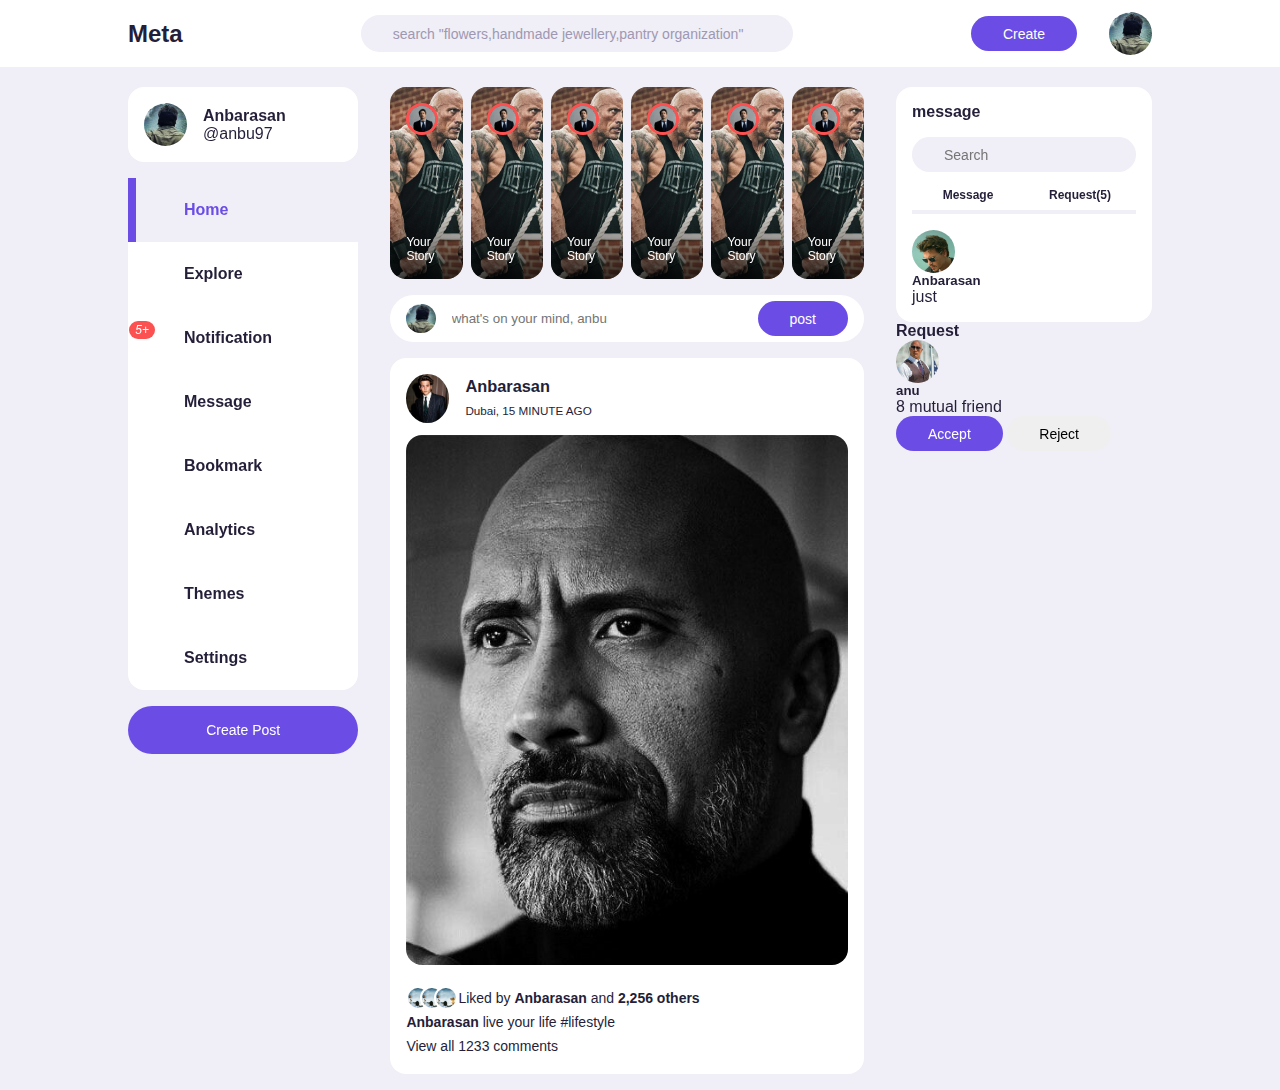
<file: index.html>
<!DOCTYPE html>
<html lang="en">
<head>
    <meta charset="UTF-8">
    <meta name="viewport" content="width=device-width, initial-scale=1.0">
    <title>Meta</title>
    <link rel="stylesheet" href="index.css">
    <link rel="stylesheet" href="https://cdnjs.cloudflare.com/ajax/libs/font-awesome/6.4.0/css/all.min.css" integrity="sha512-iecdLmaskl7CVkqkXNQ/ZH/XLlvWZOJyj7Yy7tcenmpD1ypASozpmT/E0iPtmFIB46ZmdtAc9eNBvH0H/ZpiBw==" crossorigin="anonymous" referrerpolicy="no-referrer" />
</head>
<body>
                <nav>
                    <div class="container">
                        <h2 class = "logo" >Meta</h2>
                        <div class = "searchbar">
                            <i class="fa-solid fa-magnifying-glass"></i>
                            <input type="search" placeholder='search "flowers,handmade jewellery,pantry organization"'>                
                        </div>
                        <div class="cls1">
                            <label for="create-post" class="btn btn-primary">Create</label>
                            <div class="profile-pic">
                                <img src="./image/anbu1.jpg" >
                            </div>
                        </div>
                    </div>
                </nav>
    <main>
    <div class="container">
<!-------------------------------------------------------LEFT--------------------------------------------------------->
        <div class="left">
            <a class="profile">
                <div class="profile-pic">
                    <img src="./image/anbu1.jpg" >
                </div>
                <div class="name">
                    <h4>Anbarasan</h4>
                    <p class="text-muted">@anbu97</p>
                </div>
            </a>
            
            <div class="side-bar">
                <a class="left-menu active"><span><i class="fa-solid fa-house"></i></span><h3>Home</h3></a>
                <a class="left-menu"><span><i class="fa-regular fa-compass"></i></span><h3>Explore</h3></a>
                <a class="left-menu " id="notification" ><span><i class="fa-regular fa-bell"><small class="count">5+</small></i></span><h3>Notification</h3>
                    <div class="popup" >
                            <div>
                                <div class="profile-pic"><img src="./image/priya1.jpg"></div>
                                <div class="notify-body"><b>Priyanka Mohan</b> accepted your request <small class="notify-text">5 days ago</small></div>
                            </div>
                            <div>
                                <div class="profile-pic"><img src="./image/prabhu1.JPG"></div>
                                <div class="notify-body"><b>Prabu</b> given request <small class="notify-text">5 years ago</small></div>
                            </div>
                            <div>
                                <div class="profile-pic"><img src="./image/praveen1.JPG"></div>
                                <div class="notify-body"><b>Praveen</b> shared a video <small class="notify-text">2 mins ago</small></div>
                            </div>
                            <div>               
                                <div class="profile-pic"><img src="./image/kali1.JPG"></div>
                                <div class="notify-body"><b>Kali Muthu</b> Liked your profile pic <small class="notify-text">10 days ago</small></div>
                            </div>
                            <div>                    
                                <div class="profile-pic"><img src="./image/aparna1.jpg"></div>
                                <div class="notify-body"><b>Aparna Das</b> given request <small class="notify-text">1 days ago</small></div>
                            </div>
                            <div>                  
                                <div class="profile-pic"><img src="./image/vijay1.jpg"></div>
                                <div class="notify-body"><b>Fan_Page</b> Your page reached 100 million follower <small class="notify-text">sec ago</small></div>
                            </div>
                        </div>
                    
                </a>                       
                <a class="left-menu"><span><i class="fa-regular fa-message"></i></span><h3>Message</h3></a>
                <a class="left-menu"><span><i class="fa-regular fa-bookmark"></i></span><h3>Bookmark</h3></a>
                <a class="left-menu"><span><i class="fa-solid fa-chart-line"></i></span><h3>Analytics</h3></a>
                <a class="left-menu"><span><i class="fa-solid fa-palette"></i></span><h3>Themes</h3></a>
                <a class="left-menu "><span><i class="fa-solid fa-gear"></i></span><h3>Settings</h3></a>
            </div>
            <div class="btn btn-primary"><label for="create-post">Create Post</label></div>

        </div>
<!-----------------------------------------------------MIDDLE----------------------------------------------------->
    <div class="middle">
<!-----------------------------------------------------story------------------------------------------------------>
            <div class="stories">
<!-----------------------------------------------------first story-------------------------------------------------------------->
                <div class="story">
                    <div class="profile-pic"><img src="image/robert1.jpg"></div>
                    <p class="name">Your Story</p>      
                </div>
                <div class="story">
                    <div class="profile-pic"><img src="image/robert1.jpg"></div>
                    <p class="name">Your Story</p>      
                </div>
                <div class="story">
                    <div class="profile-pic"><img src="image/robert1.jpg"></div>
                    <p class="name">Your Story</p>      
                </div>
                <div class="story">
                    <div class="profile-pic"><img src="image/robert1.jpg"></div>
                    <p class="name">Your Story</p>      
                </div>
                <div class="story">
                    <div class="profile-pic"><img src="image/robert1.jpg"></div>
                    <p class="name">Your Story</p>      
                </div>
                <div class="story">
                    <div class="profile-pic"><img src="image/robert1.jpg"></div>
                    <p class="name">Your Story</p>      
                </div>
            </div>
<!-------------------------------------------------------status--------------------------------------------------------->
                <form class="create-post">
                    <div class="profile-pic"> <img src="image/anbu1.jpg"></div>                                          
                    <input type="text" placeholder="what's on your mind, anbu" id="create-post">
                    <input type="submit" value="post" class="btn btn-primary">
                </form>
<!-------------------------------------------------------post------------------------------------------------------------>                
                <div class="feeds">
                    <div class="feed">
                        <div class="head">
                            <div class="user">
                                <div class="profile-pic"><img src="image/johnny4.jpg" alt=""></div>
                                <div class="info"><h3>Anbarasan</h3><small>Dubai, 15 MINUTE AGO</small></div>
                            </div>  
                            <span class="edit"><i class="fa-solid fa-ellipsis"></i></span>                          
                        </div>
<!----------------------------------------------------photo----------------------------------------------------------------->                        
                        <div class="photo">
                            <img src="image/rock2.jpg" class="like">
                        </div>
                        
                        <div class="btn1">
                            <div class="btn2">
                            <span><i class="fa-solid fa-heart" style="color: #bf0808; display: none; "></i></span>
                            <span><i class="fa-regular fa-heart"></i></span>
                            <span><i class="fa-regular fa-comment"></i></span>
                            <span><i class="fa-solid fa-share-nodes"></i></span>
                        </div>
                        <div class="bookmark">
                            <span><i class="fa-regular fa-bookmark"></i></span>
                        </div>
                    </div>
                        <div class="likeby">
                            <span><img src="image/ronaldo1.jpg" alt=""></span>
                            <span><img src="image/ronaldo1.jpg" alt=""></span>
                            <span><img src="image/ronaldo1.jpg" alt=""></span>
                            <p>Liked by <b>Anbarasan</b> and <b>2,256 others</b></p>
                        </div>
                        <div class="caption">
                            <p><b>Anbarasan</b> live your life <span class="harsh">#lifestyle</span></p>
                        </div>
                        <div class="text">View all 1233 comments</div>
                    </div>
                </div>
</div>
<!-------------------------------------------right------------------------------------------------------------------------>

        <div class="right">
            <div class="messages">
                <div class="heading">
                 <h4>message</h4>   
                </div>
                <div class="searchbar">
                    <i class="fa-solid fa-magnifying-glass"></i>
                    <input type="search" placeholder="Search" id="messagesearch">
                </div>
                <div class="category">
                    <h6 class="active">Message</h6>
                    <h6 class="request">Request(5)</h6>
                </div>
                <div class="message">
                    <div class="profile-pic">
                        <img src="image/johnny2.jpg" alt="">
                    </div>
                    <div class="messagebody">
                        <h5>Anbarasan</h5>
                        <p class="text">just</p>
                    </div>
                </div>
            </div>
            <div class="requests">
                <h4>Request</h4>
                <div class="request">
                    <div class="info">
                        <div class="profile-pic">
                            <img src="image/rock3.jpg">
                        </div>
                        <div>
                            <h5>anu</h5>
                            <p>8 mutual friend</p>
                        </div>
                    <div class="action">
                        <button class="btn btn-primary">Accept</button>
                        <button class="btn">Reject</button>
                    </div>   

                    </div>
                </div>
            </div>
        </div>
    </div>

    </main>
    <script src="index.js"></script>
</body>
</html>
</file>
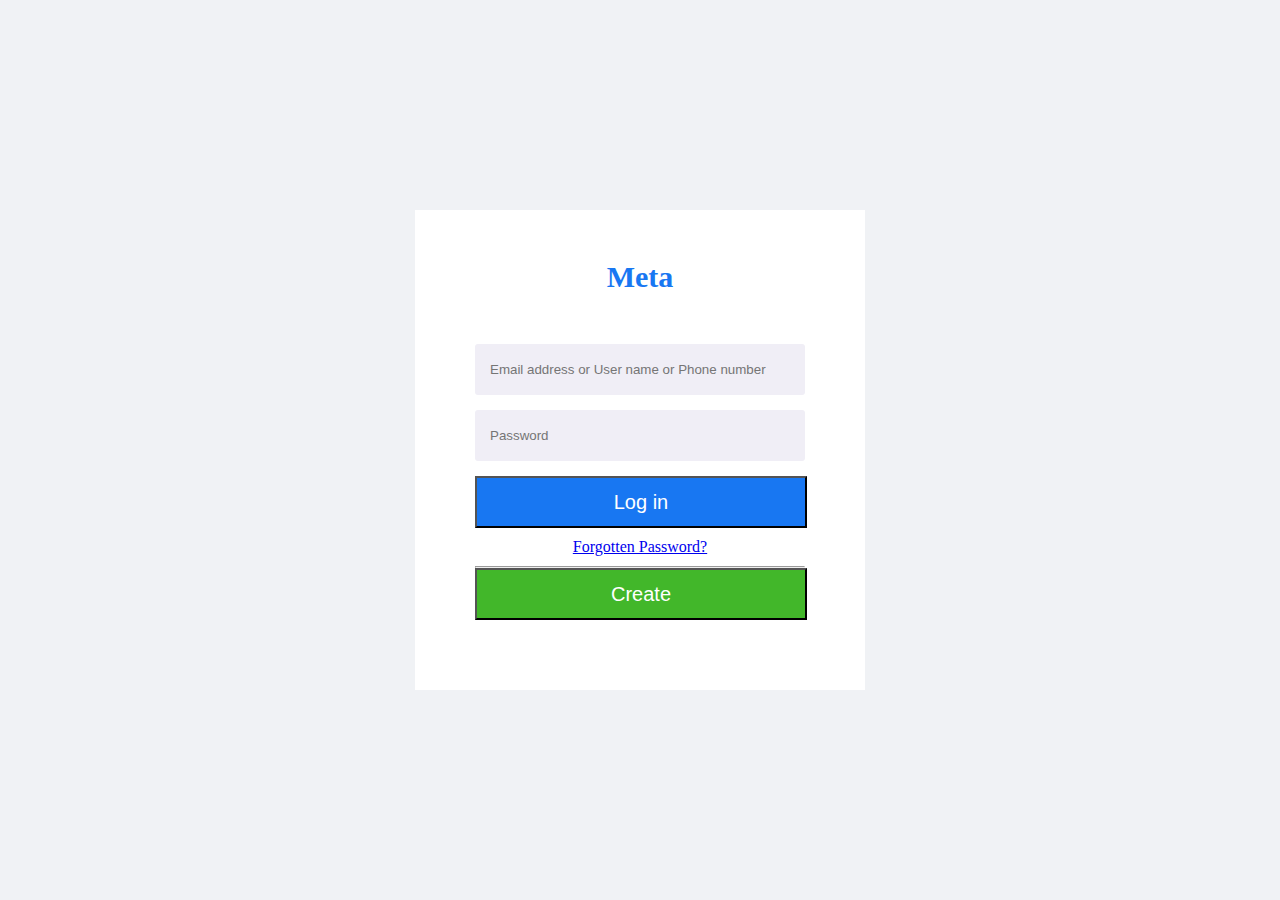
<file: loginNew.html>
<!DOCTYPE html>
<html lang="en">
<head>
    <meta charset="UTF-8">
    <meta name="viewport" content="width=device-width, initial-scale=1.0">
    <title>Document</title>
    <link rel="stylesheet" href="https://cdnjs.cloudflare.com/ajax/libs/font-awesome/6.4.0/css/all.min.css" integrity="sha512-iecdLmaskl7CVkqkXNQ/ZH/XLlvWZOJyj7Yy7tcenmpD1ypASozpmT/E0iPtmFIB46ZmdtAc9eNBvH0H/ZpiBw==" crossorigin="anonymous" referrerpolicy="no-referrer" />
    <link rel="stylesheet" href="loginNew.css">
</head>
<body>
    <div class="container">
        <div class="box">
            <h1>Meta</h1>
            <form>
                <div class="input">
                    <div class="field">
                        <input type="text" placeholder="Email address or User name or Phone number" id="in1">
                    </div>
                    <div class="field">
                        <input type="password" placeholder="Password" id="in2">
                    </div>
                    <div>
                        <button class="btn" onclick="fun()">Log in</button>
                    </div>
                    <div class="for">
                    <a href="#book">Forgotten Password?</a>
                    </div>
                    <div class="line">
                        <hr>
                    </div>
                    <div class>
                        <button class="btn1">Create</button>
                    </div>                                        
                </div>
            </form>
        </div>
    </div>
    <script src="loginNew.js"></script>
</body>
</html>
</file>
<file: index.css>
/*overall */
 

:root
{
    --color-white:hsl(252,30%,100%);
    --color-light:hsl(252,30%,95%);
    --color-gray:hsl(252,15%,65%);
    --color-primary:hsl(252,75%,60%);
    --color-secondary:hsl(252,100%,90%);
    --color-success:hsl(120,95%,65%);
    --color-danger:hsl(0,95%,65%);
    --color-dark:hsl(252,30%,17%);
    --color-black:hsl(252,30%,10%);

    --border-radius:32px;
    --card-border-radius:16px;
    --btn-padding:9.5px 32px;
    --search-padding:9.5px 16px;
    --card-padding:16px;

    --sticky-top-left:87px;
    --sticky-top-right:-288px
}
*,
*::before,
*::after{
    margin: 0;
    padding: 0;
    outline: 0;
    box-sizing: border-box;
    text-decoration: none;
    list-style: none;
    border: none;
}
body
{
    font-family: 'Poppins', sans-serif;
    color: var(--color-dark);
    background-color: var(--color-light);
    overflow-x: hidden;
}

/*General */
.container
{
width: 80%;
margin: 0 auto;
}
.profile-pic
{
 width: 43px;
 aspect-ratio: 1/1;
 border-radius: 50%;
 overflow: hidden;
}
img
{
display: block;
width: 100%;
}
.btn
{
    display: inline-block;
    padding: var(--btn-padding);
    font-weight: 500;
    border-radius: var(--border-radius);
    cursor: pointer;
    transition: all 300ms ease;
    font-size: 14px;
}
.btn:hover
{
    
    opacity: 0.8;
}
.btn-primary
{
    background: var(--color-primary);
    color: white;
    
}

/* navbar */

nav
{
    width: 100%;
    background: var(--color-white);
    padding: 12px 0;
    position: fixed;
    top: 0;
    z-index: 10;
}
nav .container
{
    display: flex;
    align-items: center;
    justify-content: space-between;
}
.searchbar
{
    background: var(--color-light);
    border-radius: var(--border-radius);
    padding: var(--search-padding);
}
.searchbar input[type="search"]
{
    background: transparent;
    width: 30vw;
    margin-left: 16px;
    font-size: 14px;
    color: var(--color-dark);
}
nav .searchbar input[type="search"]::placeholder
{
    color: var(--color-gray);
}
nav .cls1
{
    display: flex;
    align-items: center;
    gap: 32px;
}
/* Sidebar*/

main
{
    position: relative;
    top:87px;
}

main .container
{
    display: grid;
    grid-template-columns: 18vw auto 20vw;
    column-gap: 32px;
    position: relative;
}

main .container .left
{
    height: max-content;
    position: sticky;
    top:var(--sticky-top-left);
    
}

main .container .left .profile
{
    padding: var(--card-padding);
    background: var(--color-white);
    border-radius: var(--card-border-radius);
    display: flex;
    align-items: center;
    column-gap: 16px;
    width: 100%;
}

.left .side-bar
{
    margin-top: 16px;
    background: var(--color-white);
    border-radius: var(--card-border-radius);
}

.left .side-bar .left-menu
{
    display: flex;
    align-items: center;
    height: 64px;
    cursor: pointer;
    transition: all 300ms ease;
    position: relative;
}

.left .side-bar .left-menu:hover
{
    background: var(--color-light);
}
.left .side-bar i 
{
    font-size: 23px;
    color: var(--color-gray);
    margin-left: 32px;
    position: relative;
}
main .left .side-bar i .count
{
    background: var(--color-danger);
    color: var(--color-white);
    font-size: 12px;
    width: fit-content;
    border-radius: 13px;
    padding:2px 6px ;
    position:absolute;
    top: -4px;
    right: 5px;
}

.left .side-bar h3
{
    margin-left: 24px;
    font-size: 16px;
}
.left .side-bar .active 
{
    background: var(--color-light);
}
.left .side-bar .active i, .left .side-bar .active h3
{
    color: var(--color-primary);
}
.left .side-bar .active::before
{
    content: "";
    display: block;
    width: 8px;
    height: 100%;
    position:absolute;
    background: var(--color-primary);
}
.left .side-bar .left-menu:first-child.active
{
    overflow: hidden;
}
.left .side-bar .left-menu:last-child.active
{
    overflow: hidden;
}
.left .btn
{
    margin-top: 16px;
    width: 100%;
    text-align: center;
    padding: 16px 0;
}
/* popup */
.left .popup
{
    position: absolute;  
    top: 0;
    left: 110%;
    width: 480px;
    background: var(--color-white);
    border-radius: var(--card-border-radius);
    padding: var(--card-padding);
    box-shadow: 0 0 32px hsl(var(--color-primary),75%, 60%, 25%);
    z-index: 8; 
    display: none;
    
      
}

.left .popup::before
{
    content: "";
    width: 20px;
    height: 20px;
    display:inline-block;
    background: var(--color-white);
    position: absolute;
    left: -10px;
    rotate: 45deg;    
}
.left .popup >div
{
    display: flex;
    align-items: start;
    gap: 16px;
    margin-bottom: 16px;
}
.left .popup small
{
    display: block;
}

/*--------------middle-----------------*/
.middle .stories
{
    display:flex;
   justify-content: space-between;
   height: 192px;
   gap: 8px;
}
.middle .stories .story
{
    padding: var(--card-padding);
    border-radius: var(--card-border-radius);
    display: flex;
    flex-direction: column;
    justify-content: space-between;
    align-items: center;
    color: white;
    font-size: 12px;
    width: 100%;
    position: relative;
    overflow: hidden;
}
.middle .stories .story:nth-child(1)
{
    background: url("image/rock1.jpg")
    no-repeat center center/cover;
}
.middle .stories .story:nth-child(2)
{
    background: url("image/rock1.jpg")
    no-repeat center center/cover;
}
.middle .stories .story:nth-child(3)
{
    background: url("image/rock1.jpg")
    no-repeat center center/cover;
}
.middle .stories .story:nth-child(4)
{
    background: url("image/rock1.jpg")
    no-repeat center center/cover;
}
.middle .stories .story:nth-child(5)
{
    background: url("image/rock1.jpg")
    no-repeat center center/cover;
}
.middle .stories .story:nth-child(6)
{
    background: url("image/rock1.jpg")
    no-repeat center center/cover;
}
.middle .stories .story::before
{
    content: "";
    display: block;
    width: 100%;
    height: 80px;
    background: black;
    position: absolute;
    bottom: 0;
    background: linear-gradient(transparent,rgba(0,0,0,0.75));
}
.middle .stories .story .name
{
    z-index: 2;
}
.middle .story .profile-pic
{
    width: 32px;
    height: 32px;
    align-self: start;
    border: 3px solid var(--color-danger);
    
}
.middle .create-post
{
    width: 100%;
    display: flex;
    align-items: center;
    justify-content: space-between;
    margin-top: 16px;
    background: var(--color-white);
    padding: 6px var(--card-padding);
    border-radius: var(--border-radius);
}
.middle .create-post input[type="text"]
{
    justify-self: start;
    width: 100%;
    padding-left: 16px;
    background: transparent;
    color: var(--color-dark);
    margin-right: 16px;  
}
.middle .feeds .feed
{
    background: var(--color-white);
    border-radius: var(--card-border-radius);
    padding: var(--card-padding);
    margin: 16px 0;
    font-size: 14px;
    line-height: 24px;
}
.middle .feed .head
{
    display: flex;
    justify-content: space-between;
}
.middle .feed .user
{
    display: flex;
    gap: 16px;
}
.middle .feed .photo
{
    border-radius: var(--card-border-radius);
    overflow: hidden;
    margin: 12px 0;
}
.middle .feed .btn1
{
    display: flex;
    justify-content: space-between;
    align-items: center;
    font-size: 24px;
    margin: 9px;
}
.middle .feed .btn1 .btn2
{
    display: flex;
    
}


.middle .likeby
{
    display: flex;
}
.middle .likeby span
{
    width: 24px;
    height: 24px;
    display: block;
    border-radius: 50%;
    overflow: hidden;
    border: 2px solid var(--color-white);
    margin-right: -10px;
}

.middle .likeby p
{
    margin-left: 10px;
}
/*-----------------right---------------*/
main .container .right
{
    height: max-content;
    position: sticky;
    top: var(--sticky-top-right);
    bottom: 0;
}
.right .messages
{
    background:var(--color-white);
    border-radius: var(--card-border-radius);
    padding: var(--card-padding);
}
.right .messages .heading
{
align-items: center;
justify-content: space-between;
margin-bottom: 16px;
}
.right .messages .searchbar
{
    display: flex;
    margin-bottom: 16px;
}
.right .messages .category
{
    display: flex;
    justify-content: space-between;
    margin-bottom: 16px;
}
.right .messages .category h6
{
 width: 100%;
 text-align: center;
 border-bottom: 4px solid var(--color-light);
 padding-bottom: 8px;
 font-size: 12px;   
}
.right .messages .category .active
{
    border-color: var(dark);
}
.middle .feed .btn1 .initialicon
{
background-color: brown;
}
</file>
<file: loginNew.css>
*{
    margin: 0;
    padding: 0;
    box-sizing: border-box;
    
}
.container
{
    width: 100%;
    height: 100vh;
    background: #f0f2f5;
    position: relative;
    background-position: center;
}
.box
{
    width: 90%;
    max-width: 450px;
    position: absolute;
    top: 50%;
    left: 50%;
    transform: translate(-50%,-50%);
    background: #fff;
    padding: 50px 60px 70px;
    text-align: center;
}
.box h1
{
    font-size: 30px;
    margin-bottom: 50px;
    color: #1877f2;
    position: relative;
}
/*
.box h1::after
{
    content: "";
    width: 30px;
    height: 4px;
    border-radius: 3px;
    background: #1877f2;
    position: absolute;
    bottom: -12px;
    left: 50%;
    transform: translateX(-50%);
}
*/
.field
{
    background:hsl(252,30%,95%);
    margin: 15px 0;
    border-radius: 3px;
    display: flex;
    align-items: center;
}
input
{
    width: 100%;
    background: transparent;
    border: 0;
    outline: 0;
    padding: 18px 15px;
    font-weight: 500;
}
.btn
{
    background-color: #1877f2;
    font-size: 20px;
    line-height: 48px;
    padding: 0 16px;
    width: 332px;
    color: #fff;
}
.for
{
    padding-top: 10px;
}
.line
{
    padding-top: 10px;
}
.btn1
{
    padding-top: 20px;
    background-color: #42b72a;
    font-size: 20px;
    line-height: 48px;
    padding: 0 16px;
    width: 332px;
    color: #fff;
}
</file>
